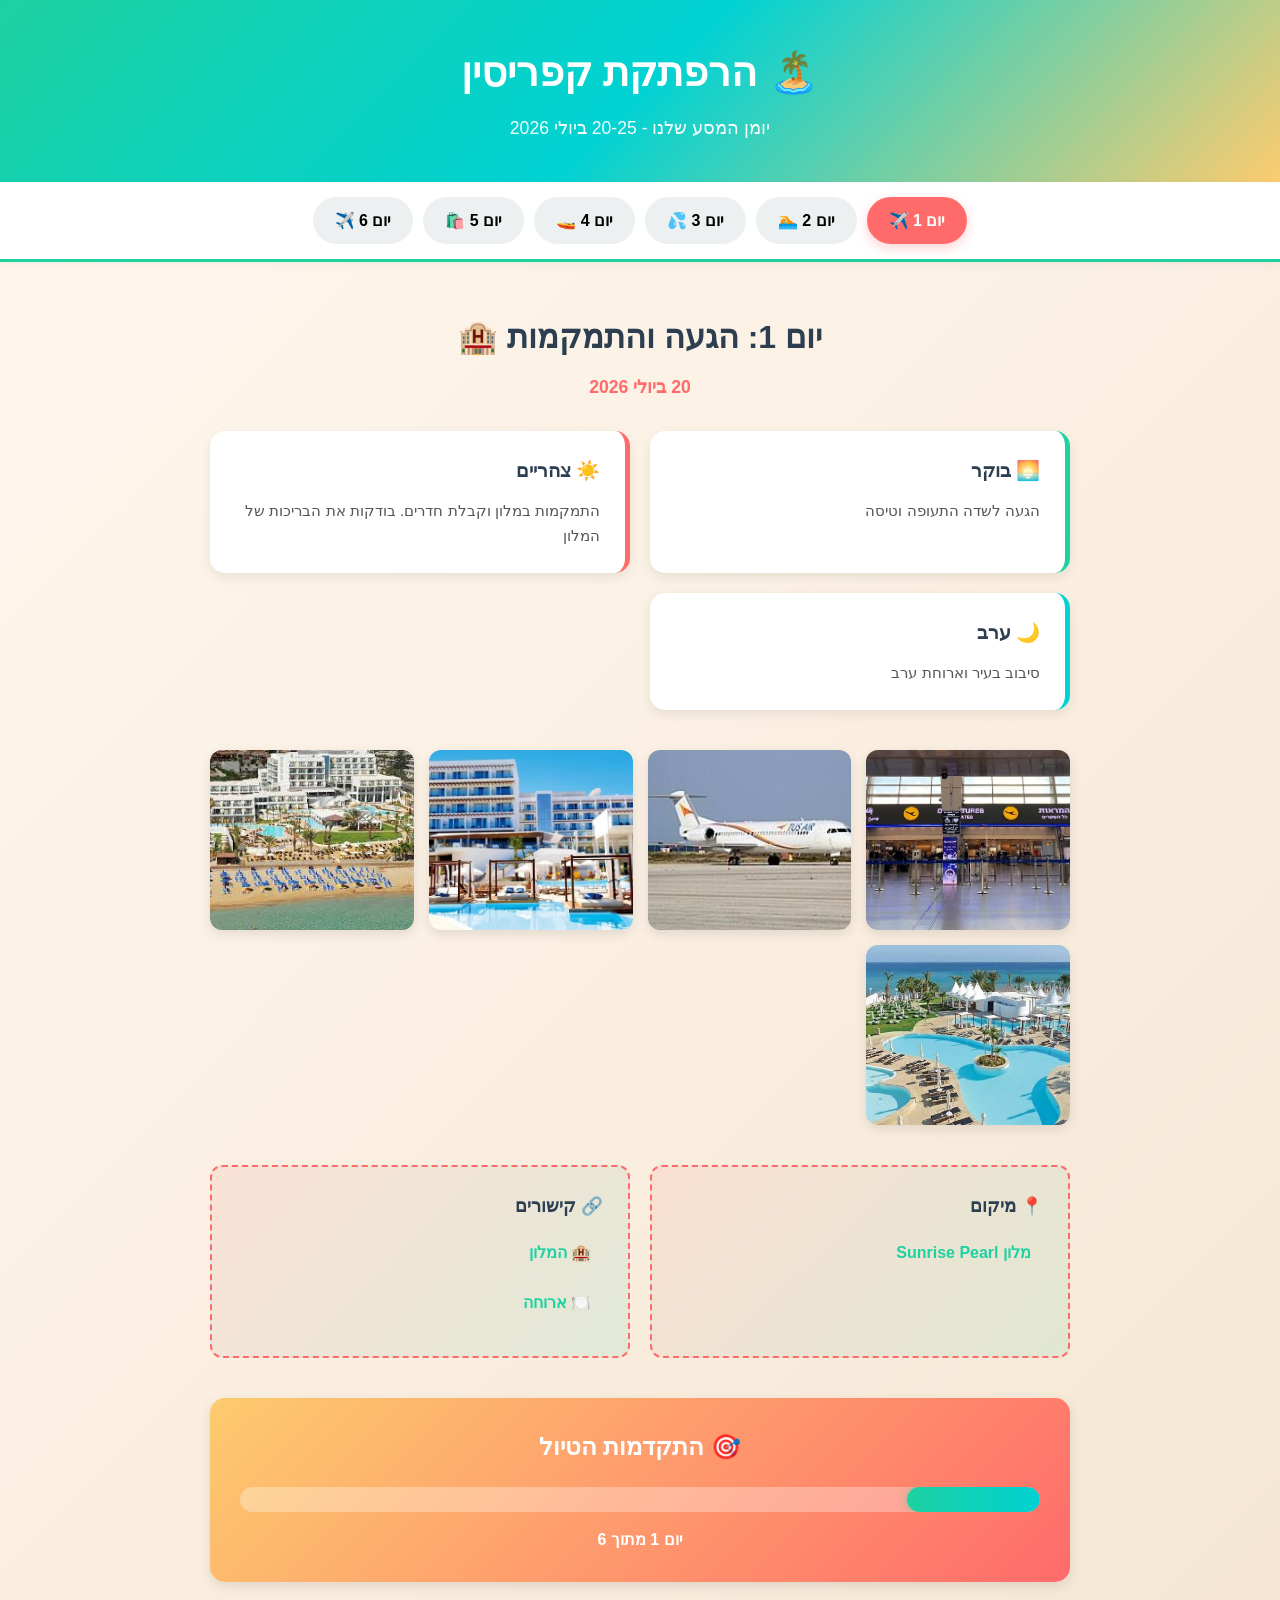
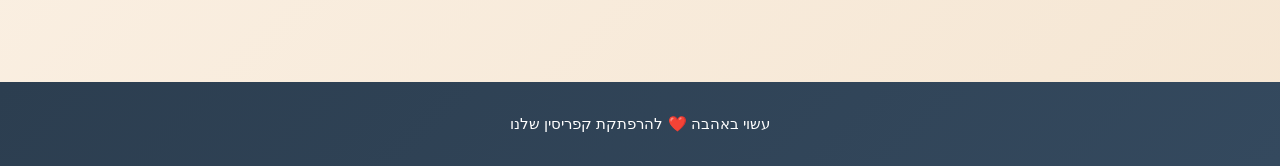
<file: index.html>
<!DOCTYPE html>
<html lang="he" dir="rtl">
<head>
    <meta charset="UTF-8">
    <meta name="viewport" content="width=device-width, initial-scale=1.0">
    <title>🏝️ הרפתקת קפריסין</title>
    <link rel="stylesheet" href="styles.css?v=2">
</head>
<body>
    <!-- HEADER -->
    <header class="header">
        <h1>🏝️ הרפתקת קפריסין</h1>
        <p>יומן המסע שלנו - 20-25 ביולי 2026</p>
    </header>

    <!-- NAVIGATION -->
    <nav class="nav">
        <button class="nav-btn active" onclick="showDay(1)">יום 1 ✈️</button>
        <button class="nav-btn" onclick="showDay(2)">יום 2 🏊</button>
        <button class="nav-btn" onclick="showDay(3)">יום 3 💦</button>
        <button class="nav-btn" onclick="showDay(4)">יום 4 🚤</button>
        <button class="nav-btn" onclick="showDay(5)">יום 5 🛍️</button>
        <button class="nav-btn" onclick="showDay(6)">יום 6 ✈️</button>
    </nav>

    <!-- MAIN CONTENT -->
    <main class="container">
        <!-- DAY 1 -->
        <div class="day-section" id="day-1">
            <h2>יום 1: הגעה והתמקמות 🏨</h2>
            <p class="date">20 ביולי 2026</p>

            <div class="timeline">
                <div class="timeline-item">
                    <h3>🌅 בוקר</h3>
                    <p>הגעה לשדה התעופה וטיסה</p>
                </div>
                <div class="timeline-item">
                    <h3>☀️ צהריים</h3>
                    <p>התמקמות במלון וקבלת חדרים. בודקות את הבריכות של המלון</p>
                </div>
                <div class="timeline-item">
                    <h3>🌙 ערב</h3>
                    <p>סיבוב בעיר וארוחת ערב</p>
                </div>
            </div>

            <div class="gallery" id="gallery-1"></div>

            <div class="info-section">
                <div class="info-card">
                    <h4>📍 מיקום</h4>
                    <a href="https://maps.google.com/?q=Sunrise+Pearl+Protaras+Cyprus" target="_blank">מלון Sunrise Pearl</a>
                </div>
                <div class="info-card">
                    <h4>🔗 קישורים</h4>
                    <a href="https://maps.google.com/?q=Sunrise+Pearl+Protaras+Cyprus" target="_blank">🏨 המלון</a>
                    <a href="https://maps.google.com/?q=restaurants+Protaras" target="_blank">🍽️ ארוחה</a>
                </div>
            </div>
        </div>

        <!-- DAY 2 -->
        <div class="day-section" id="day-2" style="display:none;">
            <h2>יום 2: בריכה וים 🏊‍♀️</h2>
            <p class="date">21 ביולי 2026</p>

            <div class="timeline">
                <div class="timeline-item">
                    <h3>🌅 בוקר</h3>
                    <p>התעוררות וקפיצה לבריכת המלון!</p>
                </div>
                <div class="timeline-item">
                    <h3>☀️ צהריים</h3>
                    <p>ביקור בחוף</p>
                </div>
                <div class="timeline-item">
                    <h3>🌙 ערב</h3>
                    <p>הרפתקה בלונה פארק - רכיבות, משחקים וכיף תחת הכוכבים! 🎡</p>
                </div>
            </div>

            <div class="gallery" id="gallery-2"></div>

            <div class="info-section">
                <div class="info-card">
                    <h4>📍 מיקום</h4>
                    <a href="https://maps.google.com/?q=Fig+Tree+Bay+Protaras" target="_blank">חוף Fig Tree Bay</a>
                </div>
                <div class="info-card">
                    <h4>🔗 קישורים</h4>
                    <a href="https://www.tripadvisor.com/Attraction_Review-g667803-d1755105-Reviews-Fig_Tree_Bay_Beach-Protaras_Paralimni_Famagusta_District.html" target="_blank">🏖️ החוף</a>
                    <a href="https://waterworldwaterpark.com/" target="_blank">🎡 לונה פארק</a>
                </div>
            </div>
        </div>

        <!-- DAY 3 -->
        <div class="day-section" id="day-3" style="display:none;">
            <h2>יום 3: יום פארק המים 💦</h2>
            <p class="date">22 ביולי 2026</p>

            <div class="timeline">
                <div class="timeline-item">
                    <h3>🌅 בוקר</h3>
                    <p>ארוחת בוקר גדולה לפני הגלישה הגדולה!</p>
                </div>
                <div class="timeline-item">
                    <h3>☀️ צהריים</h3>
                    <p>פארק המים עם מגלשות מדהימות</p>
                </div>
                <div class="timeline-item">
                    <h3>🌙 ערב</h3>
                    <p>ארוחת ערב רגועה אחרי יום אקסטרים</p>
                </div>
            </div>

            <div class="gallery" id="gallery-3"></div>

            <div class="info-section">
                <div class="info-card">
                    <h4>📍 מיקום</h4>
                    <a href="https://maps.google.com/?q=Water+World+Park+Cyprus" target="_blank">פארק המים</a>
                </div>
                <div class="info-card">
                    <h4>🔗 קישורים</h4>
                    <a href="https://waterworldwaterpark.com/" target="_blank">💦 פארק המים</a>
                    <a href="#" target="_blank">🎢 גלישים מדהימים</a>
                </div>
            </div>
        </div>

        <!-- DAY 4 -->
        <div class="day-section" id="day-4" style="display:none;">
            <h2>יום 4: הרפתקת סירה 🚤</h2>
            <p class="date">23 ביולי 2026</p>

            <div class="timeline">
                <div class="timeline-item">
                    <h3>🌅 בוקר</h3>
                    <p>ציוד השנורקלינג שלכן!</p>
                </div>
                <div class="timeline-item">
                    <h3>☀️ צהריים</h3>
                    <p>שייט בסירה, גילוי מערות, צפיה בדגים ושחיה בים טורקיז</p>
                </div>
                <div class="timeline-item">
                    <h3>🌙 ערב</h3>
                    <p>שקיעה וארוחת ערב ליד הים</p>
                </div>
            </div>

            <div class="gallery" id="gallery-4"></div>

            <div class="info-section">
                <div class="info-card">
                    <h4>📍 מיקום</h4>
                    <a href="https://maps.google.com/?q=Protaras+boat+tours" target="_blank">נמל Protaras</a>
                </div>
                <div class="info-card">
                    <h4>🔗 קישורים</h4>
                    <a href="https://www.getyourguide.com/protaras-l132513/protaras-the-family-fun-cruise-with-the-yellow-boat-cruises-t931227/" target="_blank">🚤 סירה צהובה</a>
                    <a href="#" target="_blank">🤿 נורקלינג</a>
                </div>
            </div>
        </div>

        <!-- DAY 5 -->
        <div class="day-section" id="day-5" style="display:none;">
            <h2>יום 5: בריכה, ים וקניות 🛍️</h2>
            <p class="date">24 ביולי 2026</p>

            <div class="timeline">
                <div class="timeline-item">
                    <h3>🌅 בוקר</h3>
                    <p>ארוחת בוקר במלון, בריכה וים</p>
                </div>
                <div class="timeline-item">
                    <h3>☀️ צהריים</h3>
                    <p>קצת שופינג</p>
                </div>
                <div class="timeline-item">
                    <h3>🌙 ערב</h3>
                    <p>ארוחת ערב חגיגית לבחירתכן</p>
                </div>
            </div>

            <div class="gallery" id="gallery-5"></div>

            <div class="info-section">
                <div class="info-card">
                    <h4>📍 מיקום</h4>
                    <a href="https://maps.google.com/?q=Protaras+Cyprus" target="_blank">עיר Protaras</a>
                </div>
                <div class="info-card">
                    <h4>🔗 קישורים</h4>
                    <a href="https://maps.google.com/?q=shops+Protaras" target="_blank">🏖️ יום חוף אחרון</a>
                    <a href="#" target="_blank">🎁 מזכרות</a>
                </div>
            </div>
        </div>

        <!-- DAY 6 -->
        <div class="day-section" id="day-6" style="display:none;">
            <h2>יום 6: חזרה הביתה ✈️</h2>
            <p class="date">25 ביולי 2026</p>

            <div class="timeline">
                <div class="timeline-item">
                    <h3>🌅 בוקר</h3>
                    <p>ארוחת בוקר זריזה ונסיעה לשדה התעופה</p>
                </div>
                <div class="timeline-item">
                    <h3>☀️ צהריים</h3>
                    <p>הגעה לארץ</p>
                </div>
                <div class="timeline-item">
                    <h3>🌙 ערב</h3>
                    <p>פורקות מזוודות ונזכרות בחוויות</p>
                </div>
            </div>

            <div class="gallery" id="gallery-6"></div>

            <div class="info-section">
                <div class="info-card">
                    <h4>📍 מיקום</h4>
                    <a href="https://maps.google.com/?q=Larnaca+Airport+Cyprus" target="_blank">שדה תעופה לרנקה</a>
                </div>
                <div class="info-card">
                    <h4>🔗 קישורים</h4>
                    <a href="#" target="_blank">✈️ פרטי הטיסה</a>
                    <a href="#" target="_blank">📸 שמרו זיכרונות</a>
                </div>
            </div>
        </div>

        <!-- PROGRESS -->
        <div class="progress-section">
            <h3>🎯 התקדמות הטיול</h3>
            <div class="progress-bar">
                <div id="progress" class="progress-fill"></div>
            </div>
            <p id="progress-text">יום 1 מתוך 6</p>
        </div>
    </main>

    <!-- FOOTER -->
    <footer class="footer">
        <p>עשוי באהבה ❤️ להרפתקת קפריסין שלנו</p>
    </footer>

    <script src="script.js?v=2"></script>
</body>
</html>
</file>
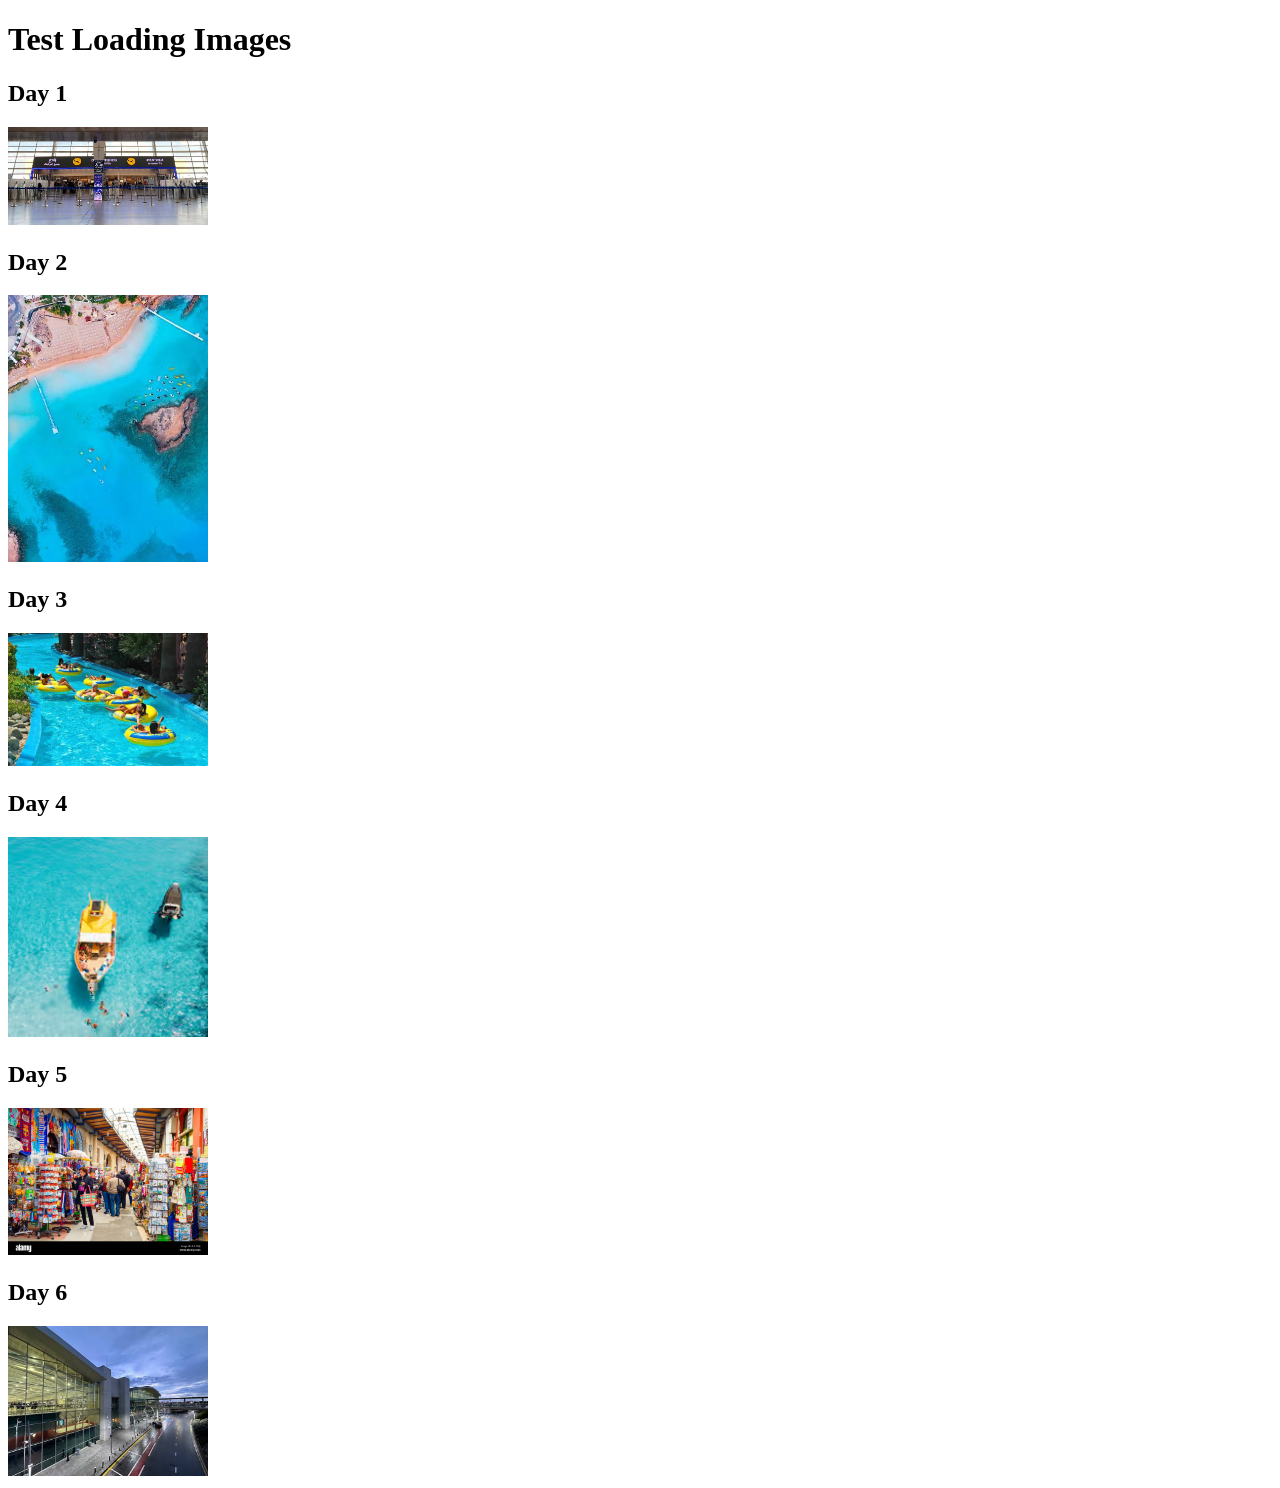
<file: test.html>
<!DOCTYPE html>
<html>
<head>
    <title>Test Images</title>
</head>
<body>
    <h1>Test Loading Images</h1>

    <h2>Day 1</h2>
    <img src="images/day 1/1.jpg" style="width: 200px;">

    <h2>Day 2</h2>
    <img src="images/Day 2/1.jpg" style="width: 200px;">

    <h2>Day 3</h2>
    <img src="images/Day 3/1.jpg" style="width: 200px;">

    <h2>Day 4</h2>
    <img src="images/Day 4/1.avif" style="width: 200px;">

    <h2>Day 5</h2>
    <img src="images/Day 5/1.jpg" style="width: 200px;">

    <h2>Day 6</h2>
    <img src="images/Day 6/1.jpg" style="width: 200px;">

    <script>
        // Log all images status
        const images = document.querySelectorAll('img');
        images.forEach((img, index) => {
            img.onload = () => console.log(`Image ${index + 1} loaded: ${img.src}`);
            img.onerror = () => console.error(`Image ${index + 1} failed: ${img.src}`);
        });
    </script>
</body>
</html>
</file>
<file: styles.css>
/* ===== COLORS ===== */
:root {
  --turquoise: #1DD1A1;
  --yellow: #FDCB6E;
  --coral: #FF6B6B;
  --mint: #00D2D3;
  --cream: #FFF8F0;
  --white: #FFFFFF;
  --dark: #2C3E50;
  --light-gray: #ECF0F1;
}

/* ===== BASICS ===== */
* {
  margin: 0;
  padding: 0;
  box-sizing: border-box;
}

html {
  scroll-behavior: smooth;
}

body {
  font-family: Arial, sans-serif;
  background: linear-gradient(135deg, var(--cream) 0%, #f5e6d3 100%);
  color: var(--dark);
  line-height: 1.6;
  direction: rtl;
  text-align: right;
}

.container {
  max-width: 900px;
  margin: 0 auto;
  padding: 20px;
}

/* ===== HEADER ===== */
.header {
  background: linear-gradient(135deg, var(--turquoise) 0%, var(--mint) 50%, var(--yellow) 100%);
  color: white;
  padding: 40px 20px;
  text-align: center;
  margin-bottom: 0;
  box-shadow: 0 4px 12px rgba(0, 0, 0, 0.1);
}

.header h1 {
  font-size: 2.5rem;
  margin-bottom: 10px;
}

.header p {
  font-size: 1.1rem;
  opacity: 0.95;
}

/* ===== NAVIGATION ===== */
.nav {
  background: white;
  border-bottom: 3px solid var(--turquoise);
  padding: 15px 20px;
  display: flex;
  flex-wrap: wrap;
  gap: 10px;
  justify-content: center;
  margin-bottom: 30px;
  box-shadow: 0 2px 8px rgba(0, 0, 0, 0.05);
}

.nav-btn {
  padding: 12px 20px;
  background: var(--light-gray);
  border: 2px solid transparent;
  border-radius: 25px;
  cursor: pointer;
  font-weight: 600;
  font-size: 1rem;
  transition: all 0.3s ease;
  text-align: center;
}

.nav-btn:hover {
  background: var(--cream);
  border-color: var(--turquoise);
  transform: translateY(-2px);
}

.nav-btn.active {
  background: linear-gradient(135deg, var(--coral) 0%, var(--coral) 100%);
  color: white;
  border-color: var(--coral);
  box-shadow: 0 4px 12px rgba(255, 107, 107, 0.3);
}

/* ===== DAY SECTION ===== */
.day-section {
  animation: fadeIn 0.3s ease;
  margin-bottom: 40px;
}

@keyframes fadeIn {
  from { opacity: 0; }
  to { opacity: 1; }
}

.day-section h2 {
  font-size: 2rem;
  color: var(--dark);
  margin-bottom: 10px;
  text-align: center;
}

.day-section .date {
  text-align: center;
  color: var(--coral);
  font-weight: 600;
  margin-bottom: 30px;
  font-size: 1.1rem;
}

/* ===== TIMELINE ===== */
.timeline {
  display: grid;
  grid-template-columns: repeat(auto-fit, minmax(280px, 1fr));
  gap: 20px;
  margin-bottom: 40px;
}

.timeline-item {
  background: white;
  padding: 25px;
  border-radius: 15px;
  border-right: 5px solid var(--turquoise);
  box-shadow: 0 4px 12px rgba(0, 0, 0, 0.08);
  transition: all 0.3s ease;
}

.timeline-item:nth-child(2) {
  border-right-color: var(--coral);
}

.timeline-item:nth-child(3) {
  border-right-color: var(--mint);
}

.timeline-item:hover {
  transform: translateY(-5px);
  box-shadow: 0 8px 20px rgba(0, 0, 0, 0.12);
}

.timeline-item h3 {
  font-size: 1.2rem;
  color: var(--dark);
  margin-bottom: 12px;
}

.timeline-item p {
  color: #555;
  font-size: 0.95rem;
  line-height: 1.6;
}

/* ===== GALLERY ===== */
.gallery {
  display: grid;
  grid-template-columns: repeat(auto-fill, minmax(180px, 1fr));
  gap: 15px;
  margin-bottom: 40px;
}

.gallery img {
  width: 100%;
  height: 180px;
  object-fit: cover;
  border-radius: 12px;
  box-shadow: 0 4px 12px rgba(0, 0, 0, 0.1);
  transition: all 0.3s ease;
  cursor: pointer;
}

.gallery img:hover {
  transform: scale(1.05);
  box-shadow: 0 8px 20px rgba(0, 0, 0, 0.15);
}

/* ===== INFO SECTION ===== */
.info-section {
  display: grid;
  grid-template-columns: repeat(auto-fit, minmax(250px, 1fr));
  gap: 20px;
  margin-bottom: 40px;
}

.info-card {
  background: linear-gradient(135deg, rgba(255, 107, 107, 0.1) 0%, rgba(29, 209, 161, 0.1) 100%);
  padding: 25px;
  border-radius: 12px;
  border: 2px dashed var(--coral);
}

.info-card h4 {
  font-size: 1.1rem;
  color: var(--dark);
  margin-bottom: 12px;
  font-weight: 600;
}

.info-card a {
  display: block;
  color: var(--turquoise);
  text-decoration: none;
  font-weight: 600;
  margin-bottom: 8px;
  transition: all 0.3s ease;
  padding: 8px 12px;
  border-radius: 8px;
  text-align: right;
}

.info-card a:hover {
  color: var(--coral);
  background: rgba(255, 107, 107, 0.1);
}

/* ===== PROGRESS ===== */
.progress-section {
  background: linear-gradient(135deg, var(--yellow) 0%, var(--coral) 100%);
  padding: 30px;
  border-radius: 15px;
  text-align: center;
  margin-bottom: 40px;
  box-shadow: 0 4px 12px rgba(0, 0, 0, 0.1);
}

.progress-section h3 {
  font-size: 1.5rem;
  color: white;
  margin-bottom: 20px;
}

.progress-bar {
  width: 100%;
  height: 25px;
  background: rgba(255, 255, 255, 0.3);
  border-radius: 15px;
  overflow: hidden;
  margin-bottom: 15px;
}

.progress-fill {
  height: 100%;
  background: linear-gradient(90deg, var(--turquoise), var(--mint));
  border-radius: 15px;
  transition: width 0.5s ease;
  box-shadow: 0 0 10px rgba(29, 209, 161, 0.5);
  margin-left: auto;
}

#progress-text {
  color: white;
  font-weight: 600;
  font-size: 1rem;
}

/* ===== FOOTER ===== */
.footer {
  background: linear-gradient(135deg, var(--dark) 0%, #34495E 100%);
  color: white;
  text-align: center;
  padding: 30px 20px;
  margin-top: 40px;
}

.footer p {
  font-size: 0.95rem;
}

/* ===== RESPONSIVE ===== */
@media (max-width: 768px) {
  .header h1 {
    font-size: 1.8rem;
  }

  .day-section h2 {
    font-size: 1.5rem;
  }

  .timeline {
    grid-template-columns: 1fr;
  }

  .nav {
    gap: 8px;
  }

  .nav-btn {
    padding: 10px 15px;
    font-size: 0.9rem;
  }

  .info-section {
    grid-template-columns: 1fr;
  }
}

@media (max-width: 480px) {
  .header h1 {
    font-size: 1.4rem;
  }

  .day-section h2 {
    font-size: 1.2rem;
  }

  .nav-btn {
    padding: 8px 12px;
    font-size: 0.8rem;
  }

  .timeline-item {
    padding: 15px;
  }

  .gallery {
    grid-template-columns: repeat(2, 1fr);
    gap: 10px;
  }

  .gallery img {
    height: 120px;
  }
}
</file>
